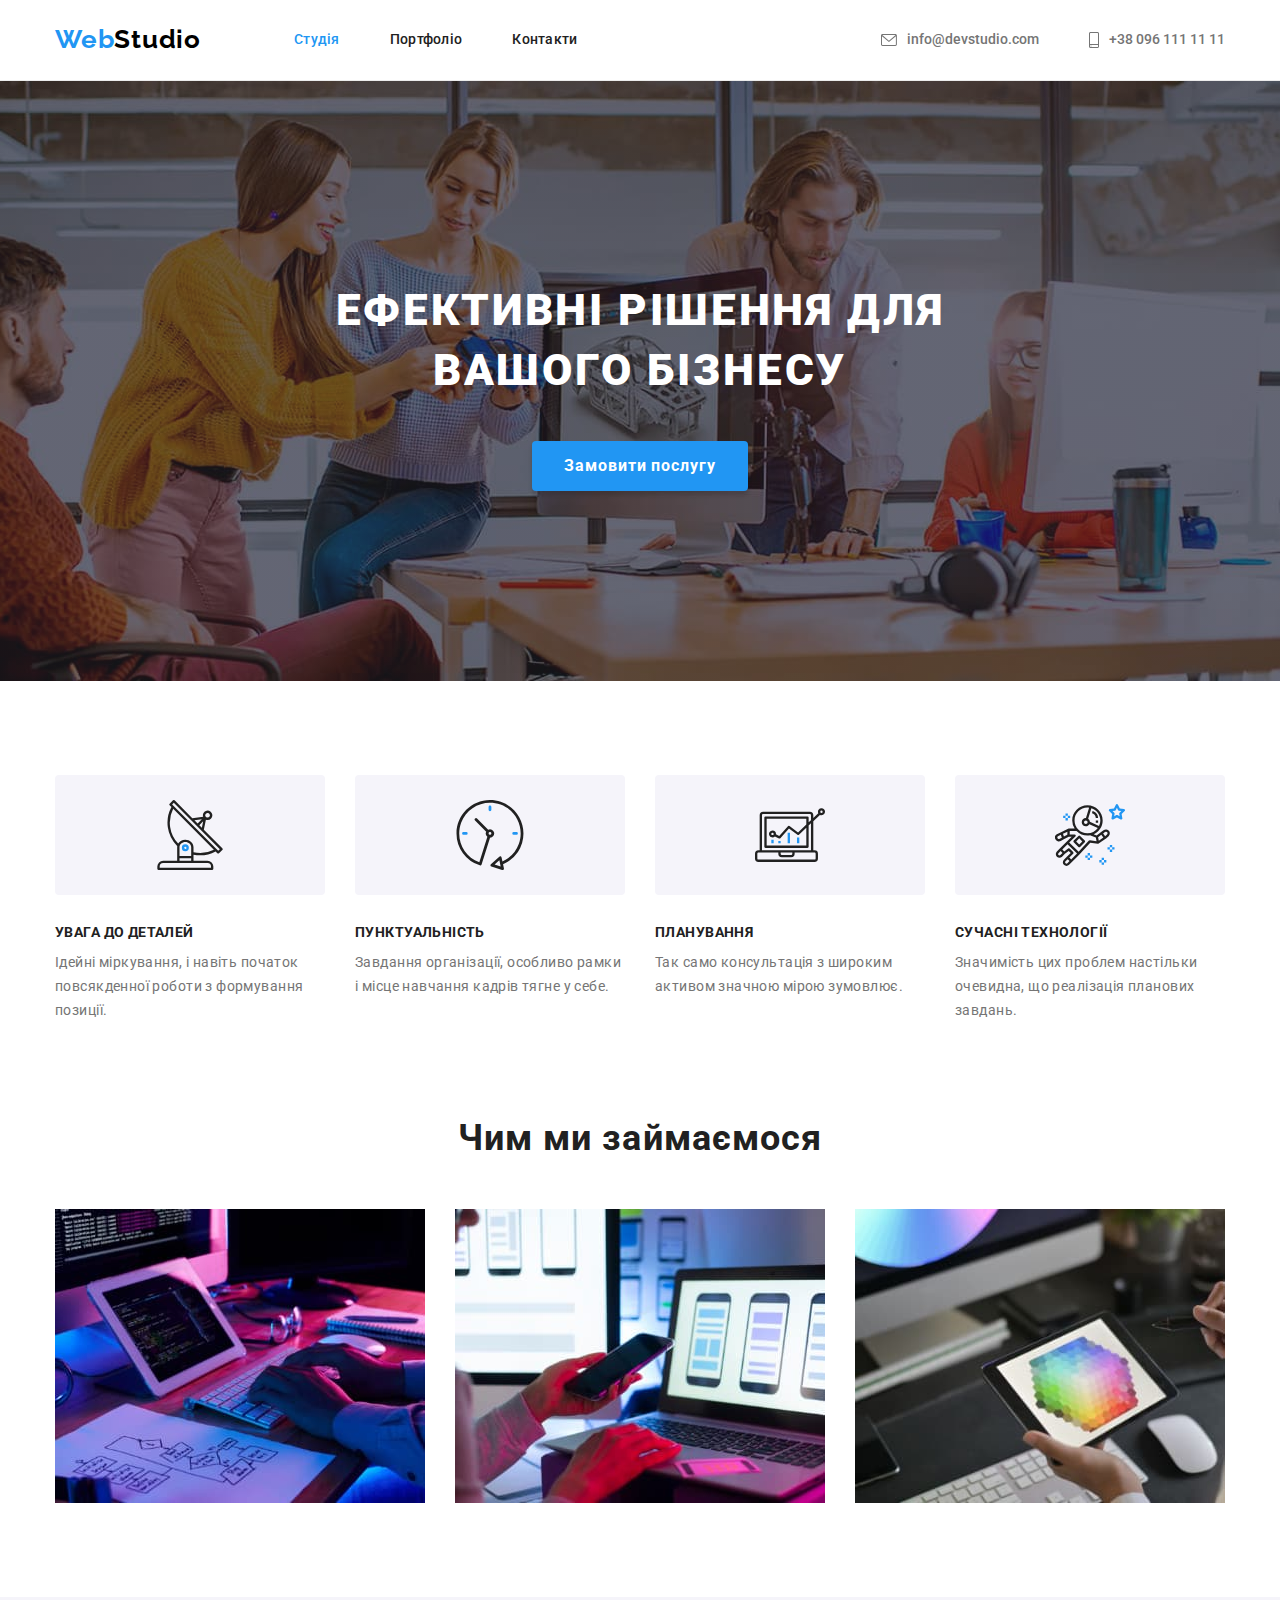
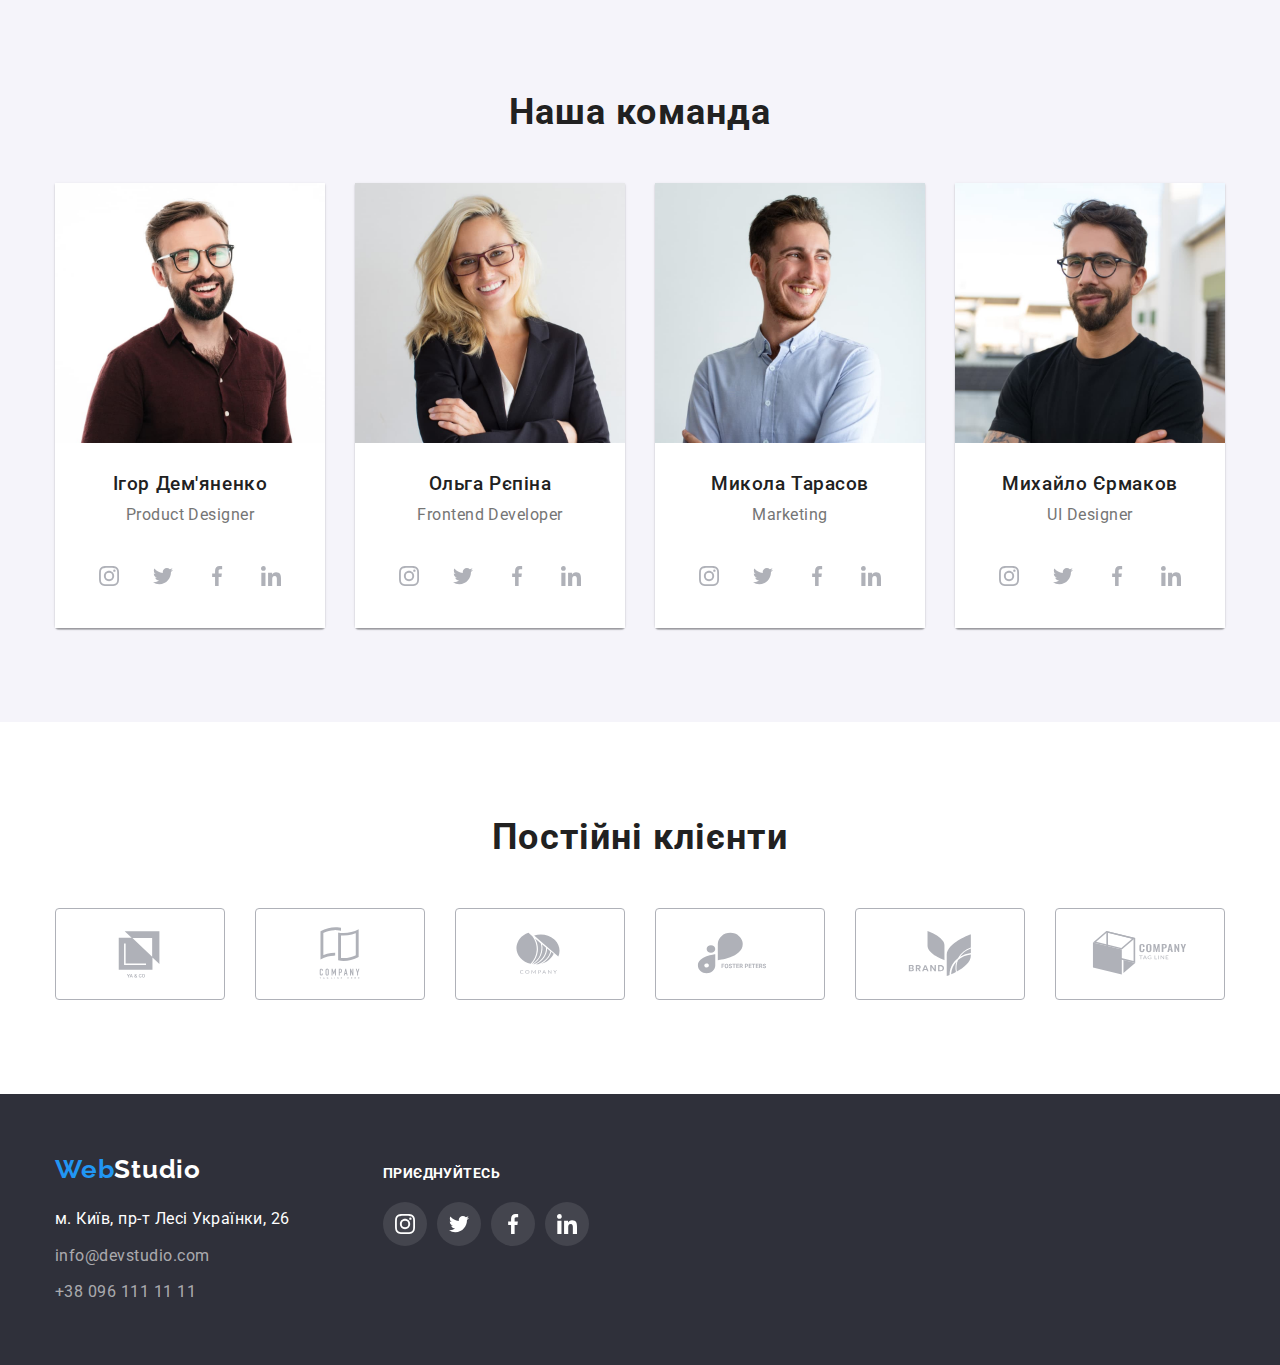
<file: index.html>
<!DOCTYPE html>
<html lang="uk">
<head>
    <meta charset="UTF-8">
    <meta http-equiv="X-UA-Compatible" content="IE=edge">
    <meta name="viewport" content="width=device-width, initial-scale=1.0">
    <title>Веб-студія</title>
    <link href="https://fonts.googleapis.com/css2?family=Raleway:wght@700&family=Roboto:wght@400;500;700;900&display=swap" rel="stylesheet">
    <link rel="stylesheet" href="https://cdnjs.cloudflare.com/ajax/libs/modern-normalize/1.0.0/modern-normalize.min.css">
    <link rel="stylesheet" href="./css/styles.css">
</head>
<body class="page">
    <header class="header">
        <div class="container header-container">
        <nav class="main-nav">
            <a href="./index.html" class="logo header-logo">Web<span class="studio">Studio</span> </a>
        <ul class="page-nav list">
            <li class="page-nav-item">
                <a href="./index.html" class="page-nav-link current"> Студія</a> </li>
            <li class="page-nav-item">
                <a href="./portfolio.html" class="page-nav-link">Портфоліо</a> </li>
            <li class="page-nav-item">
                <a href="" class="page-nav-link">Контакти</a> </li>
        </ul>
    </nav>
    
        <ul class="contact-nav list">
            
            <li class="contact-nav-li">
                <a href="mailto:info@devstudio.com" class="contact-link  contact-link-header">
                    <svg class="contact-nav-icons" width="16" height="12">
                    <use href="./images/icons.svg#mail"></use>
                 </svg>info@devstudio.com</a>
            
            </li>
            <li class="contact-nav-li">
                <a href="telto:+380961111111" class="contact-link  contact-link-header">
                    <svg class="contact-nav-icons" width="10" height="16">
                        <use href="./images/icons.svg#smartphone"></use>
                     </svg>+38 096 111 11 11</a>
            </li> 
    
        </ul>
       </div>
    </header>
    <main>
<section class="section hero-section">

        <div class="container">
            
            <h1 class="hero-title">Ефективні рішення для вашого бізнесу</h1> 
            <div class="main-button">
            <button type="button" class="button hero-button">Замовити послугу</button>
       
        </div>
        </div>
</section>
<section class="section values-section">
    <!--Заголовок цінності приховати-->
    <div class="container">
    <h2 class="visually-hidden">Цінності</h2>
    <ul class="values list">
        <li class="values-item">
            <div class="icons-values">
                <svg width="70" height="70">
                    <use href="./images/icons.svg#antenna"></use>
                </svg>
            </div>
            <h3 class="values-title">УВАГА ДО ДЕТАЛЕЙ</h3>
            <p class="description">Ідейні міркування, і навіть початок 
            повсякденної роботи з формування позиції.
        </p>
        </li>
        <li class="values-item">
            <div class="icons-values">
                <svg width="70" height="70">
                <use href="./images/icons.svg#clock"></use>
            </svg></div>
            <h3 class="values-title">ПУНКТУАЛЬНІСТЬ</h3>
            <p class="description">Завдання організації, особливо рамки
             і місце навчання кадрів тягне у себе.
            </p>
        </li>
        <li class="values-item">
            <div class="icons-values">
                <svg width="70" height="70">
                    <use href="./images/icons.svg#diagram"></use>
                </svg>
            </div>
            <h3 class="values-title">ПЛАНУВАННЯ</h3>
            <p class="description">Так само консультація з широким
             активом значною мірою зумовлює.
            </p>
        </li>
        <li class="values-item">
            <div class="icons-values">
                <svg width="70" height="70">
                    <use href="./images/icons.svg#astronaut"></use>
                </svg>
            </div>
            <h3 class="values-title">СУЧАСНІ ТЕХНОЛОГІЇ</h3>
            <p class="description">Значимість цих проблем настільки 
            очевидна, що реалізація планових завдань.
        </p>
        </li>
    </ul>
</div>
</section>
<section class="section services-section">
    <div class="container">
    <h2 class="section-title services-section-title">Чим ми займаємося</h2>
    <ul class="services list">
        <li class="services-item">
            <img src="./images/programs.jpg" alt="programming" width="370">
        </li>
        <li class="services-item">
            <img src="./images/applications.jpg" alt="mobile application" width="370">
        </li>
        <li class="services-item">
            <img src="./images/design.jpg" alt="color gradient" width="370">
        </li>
    </ul>
</div>
</section>
<section class="section our-team-section">
    <div class="container">
    <h2 class="section-title team-section-title">Наша команда</h2>
    <ul class="team list">
        <li class="team-item">
            
            <img class="team-img" src="./images/demianenko.jpg" alt="a man in glasses" width="270">
            <div class="team-name-box">
            <h3 class="team-title">Ігор Дем'яненко</h3>
            <p class="description team-description">Product Designer</p>
            <div class="social-box">
                <ul class="social-networks list">
                    <li>
                        <a class="social-link" href="">
                            <svg class="social-icon" width="20" height="20">
                                <use href="./images/icons.svg#instagram"></use>
                            </svg>
                        </a>
                    </li>
                    <li>
                        <a class="social-link" href="">
                            <svg class="social-icon" width="20" height="20">
                                <use href="./images/icons.svg#twitter"></use>
                            </svg>
                        </a>
                    </li>
                    <li>
                        <a class="social-link" href="">
                            <svg class="social-icon" width="20" height="20">
                                <use href="./images/icons.svg#facebook"></use>
                            </svg>
                        </a>
                    </li>
                    <li>
                        <a class="social-link" href="">
                            <svg class="social-icon" width="20" height="20">
                                <use href="./images/icons.svg#linkedin"></use>
                            </svg>
                        </a>
                    </li>
                </ul>
            </div>
        </div>
        </li>
        <li class="team-item">
            <img  class="team-img" src="./images/repina.jpg" alt="a woman in glasses" width="270">
            <div class="team-name-box">
            <h3 class="team-title">Ольга Рєпіна</h3>
            <p class="description team-description">Frontend Developer</p>
            <div class="social-box">
                <ul class="social-networks list">
                    <li>
                        <a class="social-link" href="">
                            <svg class="social-icon" width="20" height="20">
                                <use href="./images/icons.svg#instagram"></use>
                            </svg>
                        </a>
                    </li>
                    <li>
                        <a class="social-link" href="">
                            <svg class="social-icon" width="20" height="20">
                                <use href="./images/icons.svg#twitter"></use>
                            </svg>
                        </a>
                    </li>
                    <li>
                        <a class="social-link" href="">
                            <svg class="social-icon" width="20" height="20">
                                <use href="./images/icons.svg#facebook"></use>
                            </svg>
                        </a>
                    </li>
                    <li>
                        <a class="social-link" href="">
                            <svg class="social-icon" width="20" height="20">
                                <use href="./images/icons.svg#linkedin"></use>
                            </svg>
                        </a>
                    </li>
                </ul>
            </div>
        </div>
        </li>
        <li class="team-item">
            <img  class="team-img" src="images/tarasov.jpg" alt="man" width="270">
            <div class="team-name-box">
            <h3 class="team-title">Микола Тарасов</h3>
            <p class="description team-description">Marketing</p>
            <div class="social-box">
                <ul class="social-networks list">
                    <li>
                        <a class="social-link" href="">
                            <svg class="social-icon" width="20" height="20">
                                <use href="./images/icons.svg#instagram"></use>
                            </svg>
                        </a>
                    </li>
                    <li>
                        <a class="social-link" href="">
                            <svg class="social-icon" width="20" height="20">
                                <use href="./images/icons.svg#twitter"></use>
                            </svg>
                        </a>
                    </li>
                    <li>
                        <a class="social-link" href="">
                            <svg class="social-icon" width="20" height="20">
                                <use href="./images/icons.svg#facebook"></use>
                            </svg>
                        </a>
                    </li>
                    <li>
                        <a class="social-link" href="">
                            <svg class="social-icon" width="20" height="20">
                                <use href="./images/icons.svg#linkedin"></use>
                            </svg>
                        </a>
                    </li>
                </ul>
            </div>
        </div>
        </li>
        <li class="team-item">
            <img class="team-img" src="./images/yermakov.jpg" alt="a man in glasses" width="270">
            <div class="team-name-box">
            <h3 class="team-title">Михайло Єрмаков</h3> 
            <p class="description team-description">UI Designer</p>
            <div class="social-box">
            <ul class="social-networks list">
                <li>
                    <a class="social-link" href="">
                        <svg class="social-icon" width="20" height="20">
                            <use href="./images/icons.svg#instagram"></use>
                        </svg>
                    </a>
                </li>
                <li>
                    <a class="social-link" href="">
                        <svg class="social-icon" width="20" height="20">
                            <use href="./images/icons.svg#twitter"></use>
                        </svg>
                    </a>
                </li>
                <li>
                    <a class="social-link" href="">
                        <svg class="social-icon" width="20" height="20">
                            <use href="./images/icons.svg#facebook"></use>
                        </svg>
                    </a>
                </li>
                <li>
                    <a class="social-link" href="">
                        <svg class="social-icon" width="20" height="20">
                            <use href="./images/icons.svg#linkedin"></use>
                        </svg>
                    </a>
                </li>
            </ul>
        </div>
        </div>
        </li>
    </ul>

</div>
</section>
<section class="section customers-section">
    <div class="container">
        <h2 class="section-title section-title-customers">Постійні клієнти</h2>
        <ul class="customers-item list">
            <li class="icons-border">
               <a class="customers-link"  href="">
                    <svg class="customers-icon" width="106" height="60">
                        <use href="./images/icons.svg#Logo-1"></use>
                    </svg>
                </a>
            </li>
            <li>
                
                <a class="customers-link" href="">
                    <svg class="customers-icon" width="106" height="60">
                        <use href="./images/icons.svg#Logo-2"></use>
                    </svg>
                </a>
            
            </li>
            <li>
                
                <a class="customers-link" href="">
                    <svg class="customers-icon" width="106" height="60">
                        <use href="./images/icons.svg#Logo-3"></use>
                    </svg>
                </a>
            
            </li>
            <li>
                
                <a class="customers-link" href="">
                    <svg class="customers-icon" width="106" height="60">
                        <use href="./images/icons.svg#Logo-4"></use>
                    </svg>
                </a>
            
            </li>
            <li>
                
                <a class="customers-link" href="">
                    <svg class="customers-icon" width="106" height="60">
                        <use href="./images/icons.svg#Logo-5"></use>
                    </svg>
                </a>
            
            </li>
            <li>
                
                <a class="customers-link" href="">
                    <svg class="customers-icon" width="106" height="60">
                        <use href="./images/icons.svg#Logo-6"></use>
                    </svg>
                </a>
            
            </li>
        </ul>
       
   
    
    </div>
</section>
</main>
<footer class="basement">
    <div class="container foot-container">
        <div class="contact-footer-box">
    <a href="./index.html" class="logo">Web<span class="studio footer">Studio</span> </a>
    <address class="address">
        <ul class="contact-nav-basement list">
            <li class="address-item"><a href="" class="contact-footer-address">м. Київ, пр-т Лесі Українки, 26</a></li>
            <li class="address-item"><a href="mailto:info@devstudio.com" class="contact-link footer">info@devstudio.com</a> </li>
            <li class="address-item"><a href="telto:+380961111111" class="contact-link footer">+38 096 111 11 11</a> </li> 
        </ul>
      </address>
    </div>
        <div class="social-footer-box">
            <h2 class="social-footer-title">ПРИЄДНУЙТЕСЬ</h2>
            <ul class="social-networks-footer list">
                <li>
                    <a class="social-link social-link-footer" href="">
                        <svg class="social-icon-footer" width="20" height="20">
                            <use href="./images/icons.svg#instagram"></use>
                        </svg>
                    </a>
                </li>
                <li>
                    <a class="social-link social-link-footer" href="">
                        <svg class="social-icon-footer" width="20" height="20">
                            <use href="./images/icons.svg#twitter"></use>
                        </svg>
                    </a>
                </li>
                <li>
                    <a class="social-link social-link-footer" href="">
                        <svg class="social-icon-footer" width="20" height="20">
                            <use href="./images/icons.svg#facebook"></use>
                        </svg>
                    </a>
                </li>
                <li>
                    <a class="social-link social-link-footer" href="">
                        <svg class="social-icon-footer" width="20" height="20">
                            <use href="./images/icons.svg#linkedin"></use>
                        </svg>
                    </a>
                </li>
            </ul>
        </div>
    
  </div>
  </footer>
</body>
</html>
</file>
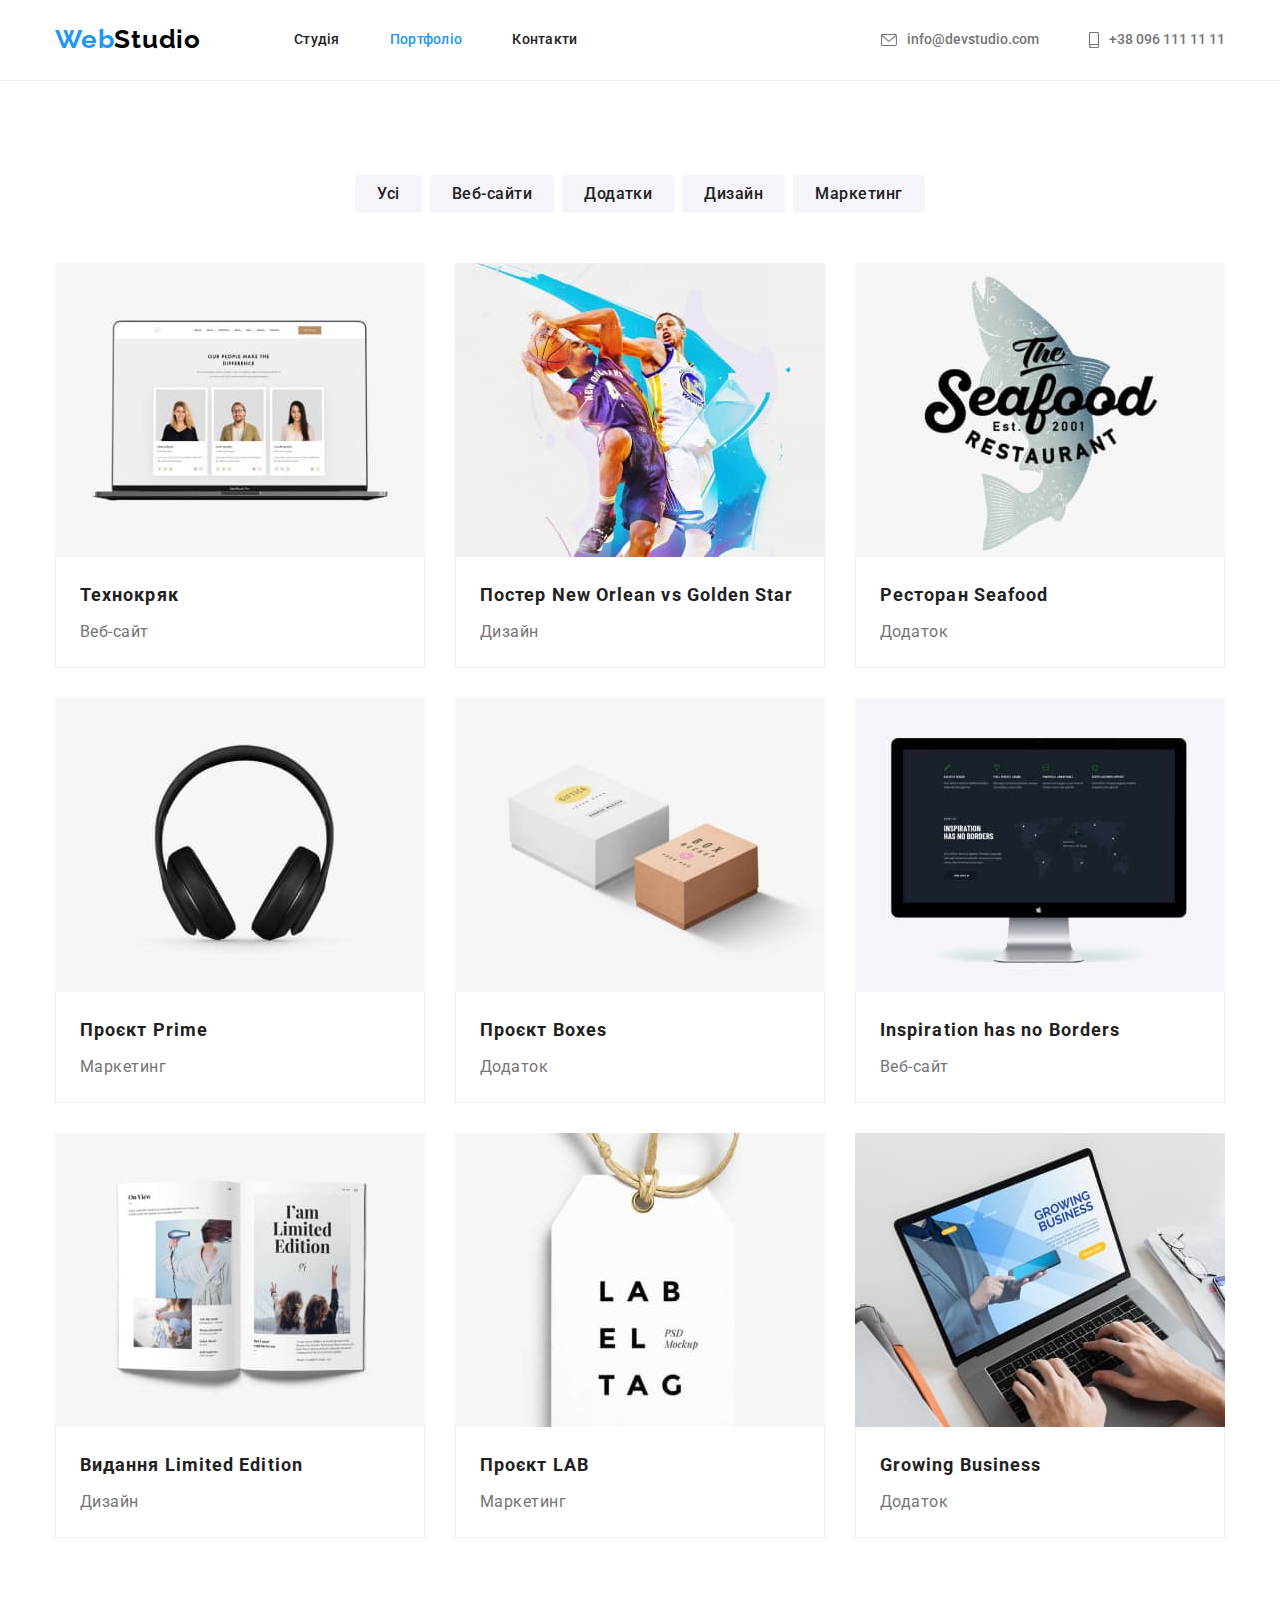
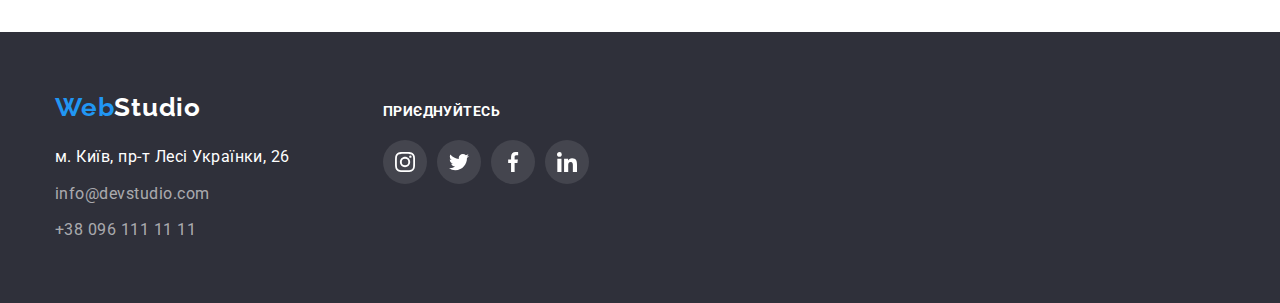
<file: portfolio.html>
<!DOCTYPE html>
<html lang="en">
<head>
    <meta charset="UTF-8">
    <meta http-equiv="X-UA-Compatible" content="IE=edge">
    <meta name="viewport" content="width=device-width, initial-scale=1.0">
    <title>Document</title>
    <link href="https://fonts.googleapis.com/css2?family=Raleway:wght@700&family=Roboto:wght@400;500;700;900&display=swap" rel="stylesheet">
    <link rel="stylesheet" href="https://cdnjs.cloudflare.com/ajax/libs/modern-normalize/1.0.0/modern-normalize.min.css">
    <link rel="stylesheet" href="./css/styles.css">
</head>
<body class="page">
  <header class="header">
    <div class="container header-container">
    <nav class="main-nav">
        <a href="./index.html" class="logo header-logo">Web<span class="studio">Studio</span> </a>
    <ul class="page-nav list">
        <li class="page-nav-item">
            <a href="./index.html" class="page-nav-link"> Студія</a> </li>
        <li class="page-nav-item">
            <a href="./portfolio.html" class="page-nav-link current">Портфоліо</a> </li>
        <li class="page-nav-item">
            <a href="" class="page-nav-link">Контакти</a> </li>
    </ul>
</nav>

    <ul class="contact-nav list">
        
        <li class="contact-nav-li">
            <a href="mailto:info@devstudio.com" class="contact-link  contact-link-header">
                <svg class="contact-nav-icons" width="16" height="12">
                <use href="./images/icons.svg#mail"></use>
             </svg>info@devstudio.com</a>
        
        </li>
        <li class="contact-nav-li">
            <a href="telto:+380961111111" class="contact-link  contact-link-header">
                <svg class="contact-nav-icons" width="10" height="16">
                    <use href="./images/icons.svg#smartphone"></use>
                 </svg>+38 096 111 11 11</a>
        </li> 

    </ul>
   </div>
</header>
    <main>
    <section class="section">
      <div class="container">
                <h1 class="visually-hidden"> Наші проекти</h1>
        <ul class="projects list">
            <li> <button type="button" class="button projects-button">Усі</button></li>
            <li> <button type="button" class="button projects-button">Веб-сайти</button></li>
            <li> <button type="button" class="button projects-button">Додатки</button></li>
            <li> <button type="button" class="button projects-button">Дизайн</button></li>
            <li> <button type="button" class="button projects-button">Маркетинг</button></li>
        </ul>
        
      <ul class="all-projects list">
        <li class="all-projects-iteam">
            <a class="all-projects-link" href="">
          <img class="img-projects" src="./images/technocrack.jpg" alt="laptop" width="370">
          <div class="all-projects-box">
          <h2 class="project-title">Технокряк</h2>
          <p class="description description-projecs">Веб-сайт</p>
        </div>
    </a>
        </li>

        <li class="all-projects-iteam">
            <a class="all-projects-link" href="">
          <img  class="img-projects" src="./images/orleans.jpg" alt="basketball" width="370">
          <div class="all-projects-box">
          <h2 class="project-title">Постер New Orlean vs Golden Star</h2>
          <p class="description description-projecs">Дизайн</p>
        </div>
        </a>
        </li>

        <li class="all-projects-iteam">
            <a class="all-projects-link" href="">
          <img  class="img-projects" src="./images/seafood.jpg" alt="fish restaurant emblem" width="370">
          <div class="all-projects-box">
          <h2 class="project-title">Ресторан Seafood</h2>
          <p class="description description-projecs">Додаток</p>
        </div>
        </a>
        </li>
        
        <li class="all-projects-iteam">
            <a class="all-projects-link" href="">
          <img class="img-projects" src="./images/prime.jpg" alt="headphone" width="370">
          <div class="all-projects-box">
          <h2 class="project-title">Проєкт Prime</h2>
          <p class="description description-projecs">Маркетинг</p>
        </div>
        </a>
        </li>
        
        <li class="all-projects-iteam">
            <a class="all-projects-link" href="">
          <img class="img-projects" src="./images/boxes.jpg" alt="boxes" width="370">
          <div class="all-projects-box">
          <h2 class="project-title">Проєкт Boxes</h2>
          <p class="description description-projecs">Додаток</p>
        </div>
        </a>
        </li>
        
        <li class="all-projects-iteam">
            <a class="all-projects-link" href="">
          <img class="img-projects" src="./images/borders.jpg" alt="computer monitor" width="370">
          <div class="all-projects-box">
          <h2 class="project-title">Inspiration has no Borders</h2>
          <p class="description description-projecs">Веб-сайт</p>
        </div>
        </a>
        </li>

        <li class="all-projects-iteam">
            <a class="all-projects-link" href="">
          <img class="img-projects" src="./images/limited.jpg" alt="magazine" width="370">
          <div class="all-projects-box">
          <h2 class="project-title">Видання Limited Edition</h2>
          <p class="description description-projecs">Дизайн</p>
        </div>
        </a>
        </li>

        <li class="all-projects-iteam">
            <a class="all-projects-link" href="">
          <img class="img-projects" src="./images/lab.jpg" alt="label" width="370">
          <div class="all-projects-box">
          <h2 class="project-title">Проєкт LAB</h2>
          <p class="description description-projecs">Маркетинг</p>
        </div>
        </a>
        </li>

        <li class="all-projects-iteam">
            <a class="all-projects-link" href="">
          <img class="img-projects" src="./images/growing.jpg" alt="laptop" width="370">
          <div class="all-projects-box">
          <h2 class="project-title">Growing Business</h2>
          <p class="description description-projecs">Додаток</p>
        </div>
        </a>
        </li>  
      </ul>
    </div>
    </section>
</main>
<footer class="basement">
  <div class="container foot-container">
      <div class="contact-footer-box">
  <a href="./index.html" class="logo">Web<span class="studio footer">Studio</span> </a>
  <address class="address">
      <ul class="contact-nav-basement list">
          <li class="address-item"><a href="" class="contact-footer-address">м. Київ, пр-т Лесі Українки, 26</a></li>
          <li class="address-item"><a href="mailto:info@devstudio.com" class="contact-link footer">info@devstudio.com</a> </li>
          <li class="address-item"><a href="telto:+380961111111" class="contact-link footer">+38 096 111 11 11</a> </li> 
      </ul>
    </address>
  </div>
      <div class="social-footer-box">
          <h2 class="social-footer-title">ПРИЄДНУЙТЕСЬ</h2>
          <ul class="social-networks-footer list">
              <li>
                  <a class="social-link social-link-footer" href="">
                      <svg class="social-icon-footer" width="20" height="20">
                          <use href="./images/icons.svg#instagram"></use>
                      </svg>
                  </a>
              </li>
              <li>
                  <a class="social-link social-link-footer" href="">
                      <svg class="social-icon-footer" width="20" height="20">
                          <use href="./images/icons.svg#twitter"></use>
                      </svg>
                  </a>
              </li>
              <li>
                  <a class="social-link social-link-footer" href="">
                      <svg class="social-icon-footer" width="20" height="20">
                          <use href="./images/icons.svg#facebook"></use>
                      </svg>
                  </a>
              </li>
              <li>
                  <a class="social-link social-link-footer" href="">
                      <svg class="social-icon-footer" width="20" height="20">
                          <use href="./images/icons.svg#linkedin"></use>
                      </svg>
                  </a>
              </li>
          </ul>
      </div>
  
</div>
</footer>
</body>
</html>
</file>
<file: css/styles.css>
/* Палітра макету*/
/* Основний колір тексту #212121 */
/* Другорядний колір тексту #757575 */
/* Чорний #000000 */
/* Колір акцентів блакитний #2196F3  */
/* Білий #FFFFFF */
/* Колір основного фону #F5F5F5 */
/* Колір другорядного фону #F5F4FA */
/* Другорядний колір тексту footer rgba(255, 255, 255, 0.6) */
/* Колір фону footer #2F303A */
/* Колір лінії підкресленнґ в header #ECECEC */

/* Перемінні */

:root {
    --main-color-text: #212121;
    --secondary-text-color:#757575; 
    --black: #000000;
    --accent-color: #2196F3;
    --accent-hero-color: #188CE8;
    --white: #FFFFFF;
    --secondery-fone: #F5F4FA;
    --fone-footer: #2F303A;
    --secondary-text-footer: rgba(255, 255, 255, 0.6);
    --icons-color: #AFB1B8;
   
}

/* Додаткове скидання стилів */

h1, h2, h3, p {
    margin-top: 0;
    margin-bottom: 0;
}
ul {
    margin-top: 0;
    margin-bottom: 0;
    padding-left: 0; 
}
img {
    display: block;
}

.container {
    width: 1200px;
    margin: 0 auto;
    padding: 0 15px;
}

.visually-hidden {
    position: absolute;
    width: 1px;
    height: 1px;
    margin: -1px;
    border: 0;
    padding: 0;
    
    white-space: nowrap;
    clip-path: inset(100%);
    clip: rect(0 0 0 0);
    overflow: hidden;
}

/* Характерні властивості body */

.page {
    background-color: var(--white);
    color:var(--main-color-text) ;

    font-family: Roboto, sans-serif;
}
.list {
    list-style: none;
}

/* Характерні властивості для всіх секцій */

.section {
    padding-top: 94px;
    padding-bottom: 94px;
}
.section-title {
    color: var(--main-color-text) ;
    font-weight: 700;
    font-size: 36px;
    line-height: 1.17;
    letter-spacing: 0.03em;
    
    text-align: center;
}
.description {
    color: var(--secondary-text-color) ;
}

/* Кнопки */

.button {
    cursor: pointer;
    border: 0;
    
}
.projects-button{
    font-weight: 500;
    font-size: 16px;
    line-height: 1.63;
    letter-spacing: 0.03em;

    color: var(--main-color-text);
    background-color: var(--secondery-fone);

    border-radius: 4px;
    
    padding: 6px 22px;
    height: 38px;
}
.projects-button:hover,
.projects-button:focus {
    color: var(--white);
    background-color: var(--accent-color);
    box-shadow: 0px 4px 4px rgba(0, 0, 0, 0.15);
}
.main-button {
    text-align: center;
}
.hero-button { 
    background-color: var(--accent-color);
    color: var(--white);
   
    font-weight: 700;
    font-size: 16px;
    line-height: 1.88;
    letter-spacing: 0.06em;
    padding: 10px 32px;
    box-shadow: 0px 4px 4px rgba(0, 0, 0, 0.15);
    border-radius: 4px;
}
.hero-button:hover,
.hero-button:focus {
    background-color: var(--accent-hero-color);
}

/* logo */

.logo {
    color: var(--accent-color);

    font-family: Raleway, sans-serif;
    font-weight: 700;
    font-size: 26px;
    line-height: 1.19;
    letter-spacing: 0.03em;
    text-decoration: none;
            
}

.header-logo {
    margin-right: 93px;
    padding-top: 24px;
    padding-bottom: 25px;
}
.studio {
    color: var(--black);
    
}
.footer {
    color: var(--white);
}

/* Шапка сайту */

.header {
    border-bottom: 1px solid #ECECEC;
}   
.header-container {
    display: flex;
    flex-wrap: wrap;
}
.main-nav {
    display: flex;
}
.page-nav {
    

    display: flex;
    align-items: center;
}
.page-nav-item:not(:last-child) {
    margin-right: 50px;
}
.page-nav-link {
    font-weight: 500;
    font-size: 14px;
    line-height: 1.14;

    color: var(--main-color-text);
    display: block;
    letter-spacing: 0.02em;
    text-decoration: none;
    padding: 32px 0;
}
.page-nav .page-nav-link:hover,
.page-nav .page-nav-link:focus {
    color: var(--accent-color);
}
.contact-nav {
    display: flex;
    align-items: center;
    margin-left: auto;
 }
.contact-nav-li:not(:last-child) {
    margin-right: 50px;
}


.contact-link {
    color: var(--secondary-text-color);

    text-decoration: none;
    align-items: center;
}
.contact-link:hover,
.contact-link:focus {
    color: var(--accent-color);
    
}
.contact-nav-icons {
    fill: currentColor;
    margin-right: 10px;
            
}
.contact-link-header {
    font-weight: 500;
    font-size: 14px;
    line-height: 1.14;

    padding: 32px 0;
    display: flex;

}

.page-nav .page-nav-link.current {
    color: var(--accent-color);
}

/* Герой */

.hero-section {
    padding-top: 200px;
    padding-bottom: 280px;
    max-width: 1600px;
    height: 600px;
    margin: 0 auto;

    background-image:linear-gradient(to right, rgba(47, 48, 58, 0.4), rgba(47, 48, 58, 0.4)), url(../images/hero.jpg);
    background-color: #C4C4C4;
    background-repeat: no-repeat;
    background-position: center;
    background-size: cover;
}
.hero-title { 
    color: var(--white);

    font-weight: 900;
    font-size: 44px;
    line-height: 1.36;
    text-align: center;
    text-transform: uppercase;
    letter-spacing: 0.06em;

    margin-bottom: 40px;
    max-width: 696px;
    display: block;
    margin-left: auto;
    margin-right: auto;
}

/* Цінності */

.values { 
    display: flex;
    gap: 30px;
}
.values-item {
    width: 270px;
}

.icons-values {
    display: flex;
    justify-content: center;
    align-items: center;
    height: 120px;
    background: #F5F4FA;
    border-radius: 4px;
    margin-bottom: 30px;
    
}

.values-title{
    font-weight: 700;
    font-size: 14px;
    line-height: 1.14;
    letter-spacing: 0.03em;
    margin-bottom: 10px;
}
.values .description {
    font-weight: 400;
    font-size: 14px;
    line-height: 1.71;
    letter-spacing: 0.03em;
}

/*Чим ми займаємось*/

.services-section {
    padding-top: 0;
}
.services {
    display: flex;
}
.services-section-title{
    margin-bottom: 50px;
}
.services-item {
    margin-right: 30px;
}

/* Наша команда */

.our-team-section {
    background-color: var(--secondery-fone);
}
.team-section-title {
    margin-bottom: 50px;
}

.team {
    display: flex;
   
    flex-wrap: wrap;
    gap: 30px;
}
.team-name-box{
    padding: 30px 0;
    background-color: var(--white);
}
.team-title {
    font-weight: 500;
    line-height: 1.19;
    letter-spacing: 0.03em; 

    text-align: center;
    margin-bottom: 10px;
}
.team-description {
    line-height: 1.19;
    letter-spacing: 0.03em; 
    text-align: center;
    margin-bottom: 30px;
}
.team-item {  
    box-shadow: 0px 1px 3px rgba(0, 0, 0, 0.12), 0px 1px 1px rgba(0, 0, 0, 0.14), 0px 2px 1px rgba(0, 0, 0, 0.2);
    border-radius: 0px 0px 4px 4px;
    flex-basis: calc((100% - 3 * 30px) / 4);
    
}
.social-box {
    /* padding-top: 30px; */
    padding-left: 32px;
    padding-right: 32px;
}
.social-networks{
    display: flex;
    flex-wrap: wrap;
    justify-content: space-between;
    /* gap: 30px; */
}
.social-link {
    display: flex;
    justify-content: center;
    align-items: center;
    width: 44px;
    height: 44px;
    color: var(--icons-color);
    background-color: var(--white);
    border-radius: 50%;
}
.social-link:hover,
.social-link:focus {
    background-color: var(--accent-color);
    color: var(--white);
}
.social-icon {
    fill: currentColor;
}


/* Постійні клієнти */

.customers-item {
    display: flex;
    flex-wrap: wrap;
    justify-content: space-between;
}
.section-title-customers {
    margin-bottom: 50px;
}


.customers-link {
    display: flex;
    justify-content: center;
    align-items: center;
    width: 170px;
    height: 92px;
    color: var(--icons-color);
    border: 1px solid var(--icons-color);
    border-radius: 4px;
       
}
.customers-icon {
    fill: currentColor;
}
.customers-link:hover,
.customers-link:focus {
    border-color: var(--accent-color);
    color: var(--accent-color);
    outline: transparent;
}




/* Footer */

.basement {
    background-color: var(--fone-footer);

    padding-bottom: 60px;
    padding-top: 60px;
        
}
.address {
    font-style: normal;
    margin-top: 20px;
}
.contact-footer-address {
    color: var(--white);

    text-decoration: none;
    
}
.contact-footer-address:hover,
.contact-footer-address:focus {
    color: var(--accent-color);
}
.footer {
    color: var(--white);
}
.foot-container{
    display: flex;
    align-items: baseline;
}
.contact-link.footer {
    color: var(--secondary-text-footer);
}
.contact-link.footer:hover,
.contact-link.footer:focus {
    color: var(--accent-color);
}
.contact-nav-basement {
    line-height: 1.71; 
    letter-spacing: 0.03em;

    margin-top: 20px;
}
.address-item:not(:last-child) {
margin-bottom: 9px;
}

.social-networks-footer {
    display: flex;
    gap: 10px;
    
}
.social-footer-box {
    margin-left: 93px;
}

.social-footer-title {
    color: var(--white);
    
    font-weight: 700;
    font-size: 14px;
    line-height: 1.14;
    letter-spacing: 0.03em;
    margin-bottom: 20px;
}
.social-icon-footer {
    fill: var(--white);
}
.social-link-footer{
    background-color:rgba(255, 255, 255, 0.1); 
}
..social-link-footer:hover,
.social-link-footer:focus {
    background-color: var(--accent-color);
}


/* Проекти */

.projects {
    display: flex;
    justify-content: center;
    gap: 8px;
    margin-bottom: 50px;
}
.description-projecs {
    line-height: 1.88;
    letter-spacing: 0.03em;
 
}
.all-projects-box {
    padding: 20px 24px;
    border-bottom: 1px solid #EEEEEE; 
    border-left: 1px solid #EEEEEE; 
    border-right: 1px solid #EEEEEE; ;
   
}
.all-projects {
    display: flex;
    flex-wrap: wrap;
    gap: 30px;
}
.all-projects-iteam {
    flex-basis: calc((100% - 2 * 30px) / 3); 
}
.all-projects-link {
    display: inline-block;
    text-decoration: none;
    outline: transparent;
}
.all-projects-link:focus,
.all-projects-link:hover {
    box-shadow: 0px 1px 1px rgba(0, 0, 0, 0.12), 0px 4px 4px rgba(0, 0, 0, 0.06), 1px 4px 6px rgba(0, 0, 0, 0.16);
}

.project-title {
    font-weight: 700;
    font-size: 18px;
    line-height: 2;
    letter-spacing: 0.06em;
    color: var(--main-color-text);

    margin-bottom: 4px;
}
</file>
